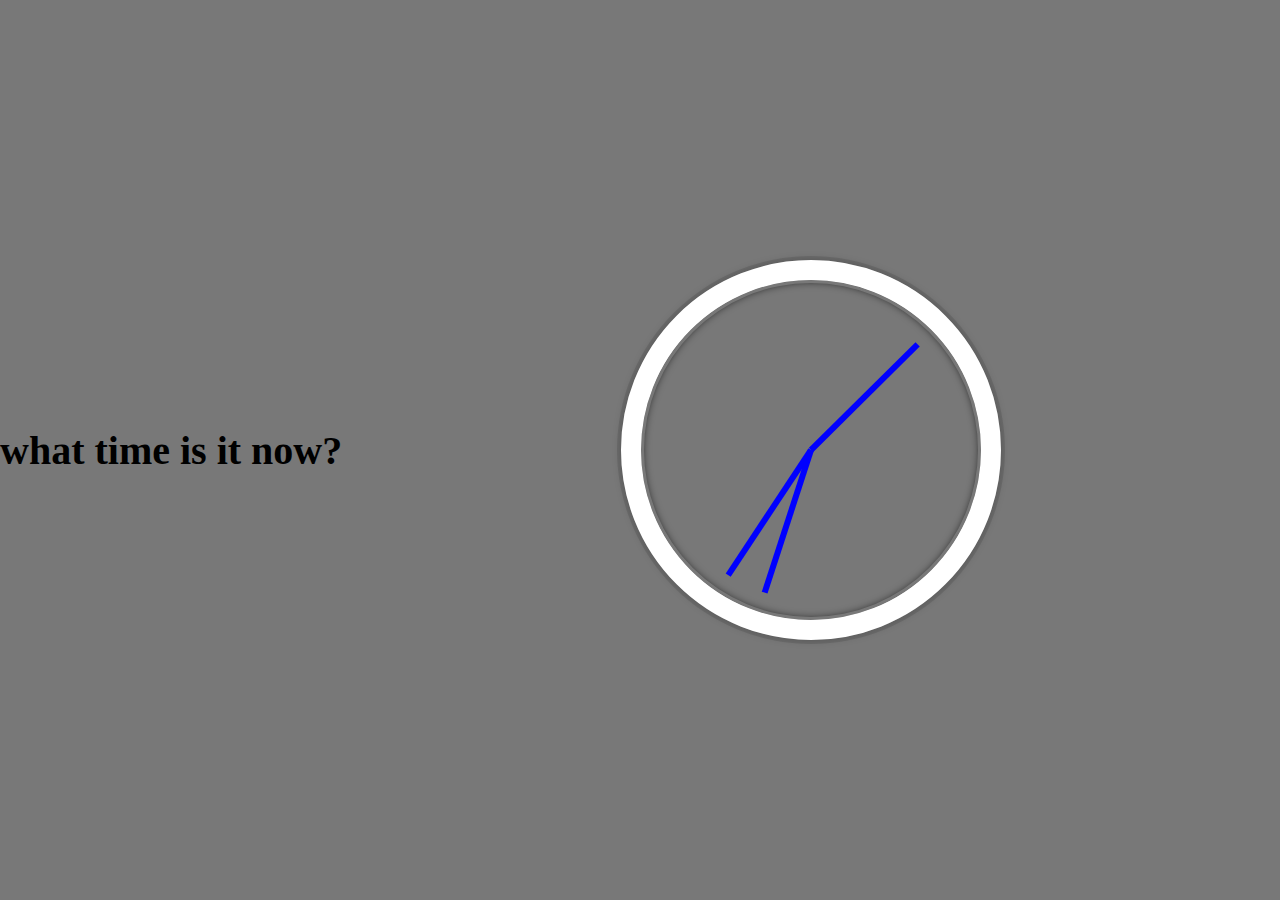
<file: clock/index.html>
<!DOCTYPE html>
<html lang="en" dir="ltr">
  <head>
    <meta charset="utf-8">
    <title>Clock</title>
      <link rel="stylesheet" href="main.css">
  </head>
  <body>
<h1>what time is it now?</h1>
    <div class="clock">
      <div class="clock-face">
        <div class="hand hour-hand"></div>
        <div class="hand min-hand"></div>
        <div class="hand second-hand"></div>
      </div>
    </div>

    <script src="script.js" charset="utf-8"></script>
  </body>
</html>
</file>
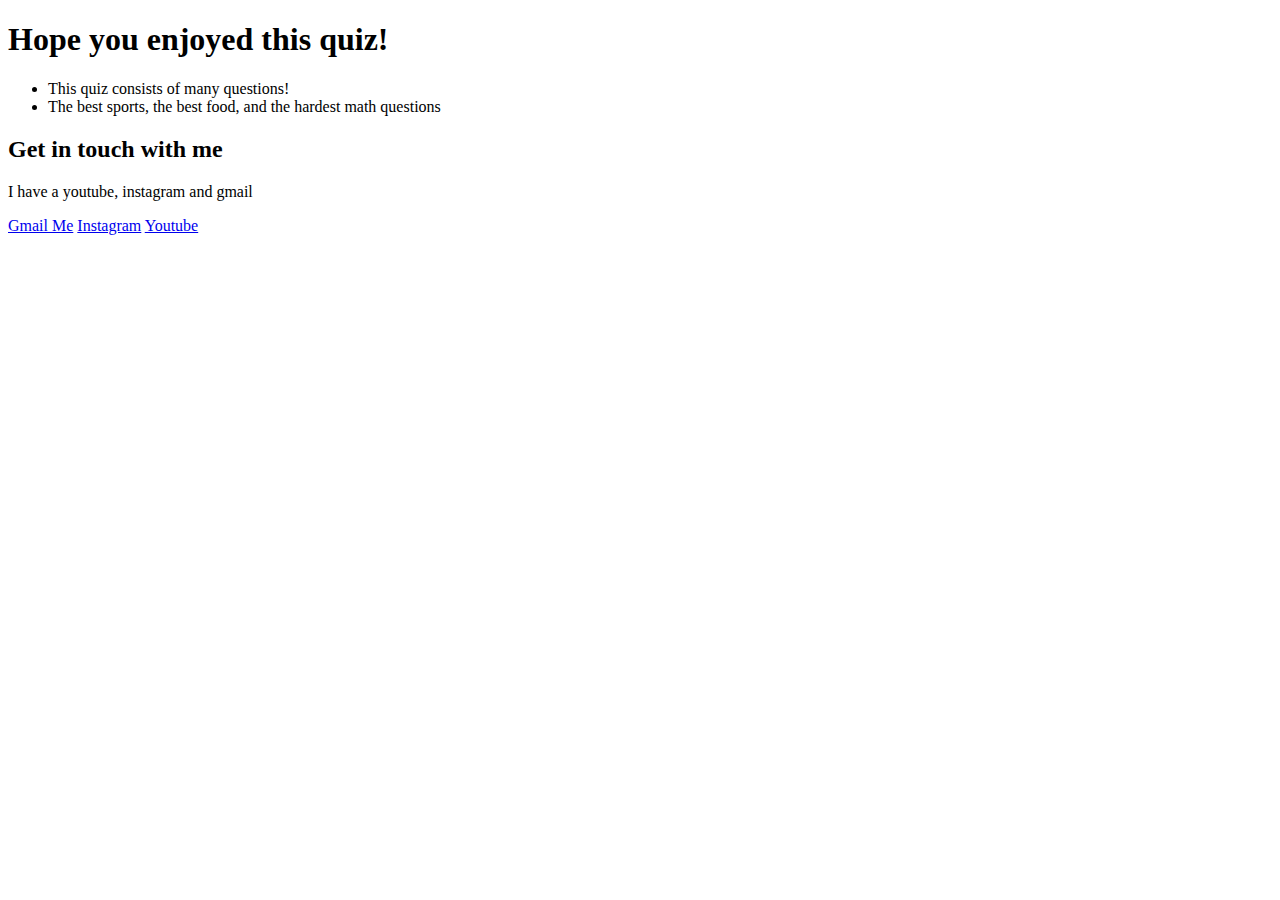
<file: rattatouille/index.html>
<!DOCTYPE html>
<html lang="en" dir="ltr">
  <head>
    <meta charset="utf-8">
    <title>Whats the best sport?</title>
<link rel="stylesheet" href="styles.css">
  </head>
  <body>

<h1>Hope you enjoyed this quiz!</h1>
<ul>
  <li>This quiz consists of many questions!</li>
  <li>The best sports, the best food, and the hardest math questions</li>
</ul>
</li>
<h2>Get in touch with me</h2>
<p>I have a youtube, instagram and gmail</p>
<a class="btn" href="mailto:reesenoelmiller@gmail.com">Gmail Me</a>
<a class="footer-link" href="https://www.instagram.com/rice.ball._reese/?hl=en">Instagram</a>
<a class="footer-link" href="https://www.youtube.com/channel/UCrQCfcNNHAwyMO4TJdBryfA">Youtube</a>

  </body>
  <script src="index.js" charset="utf-8"></script>
</html>
</file>
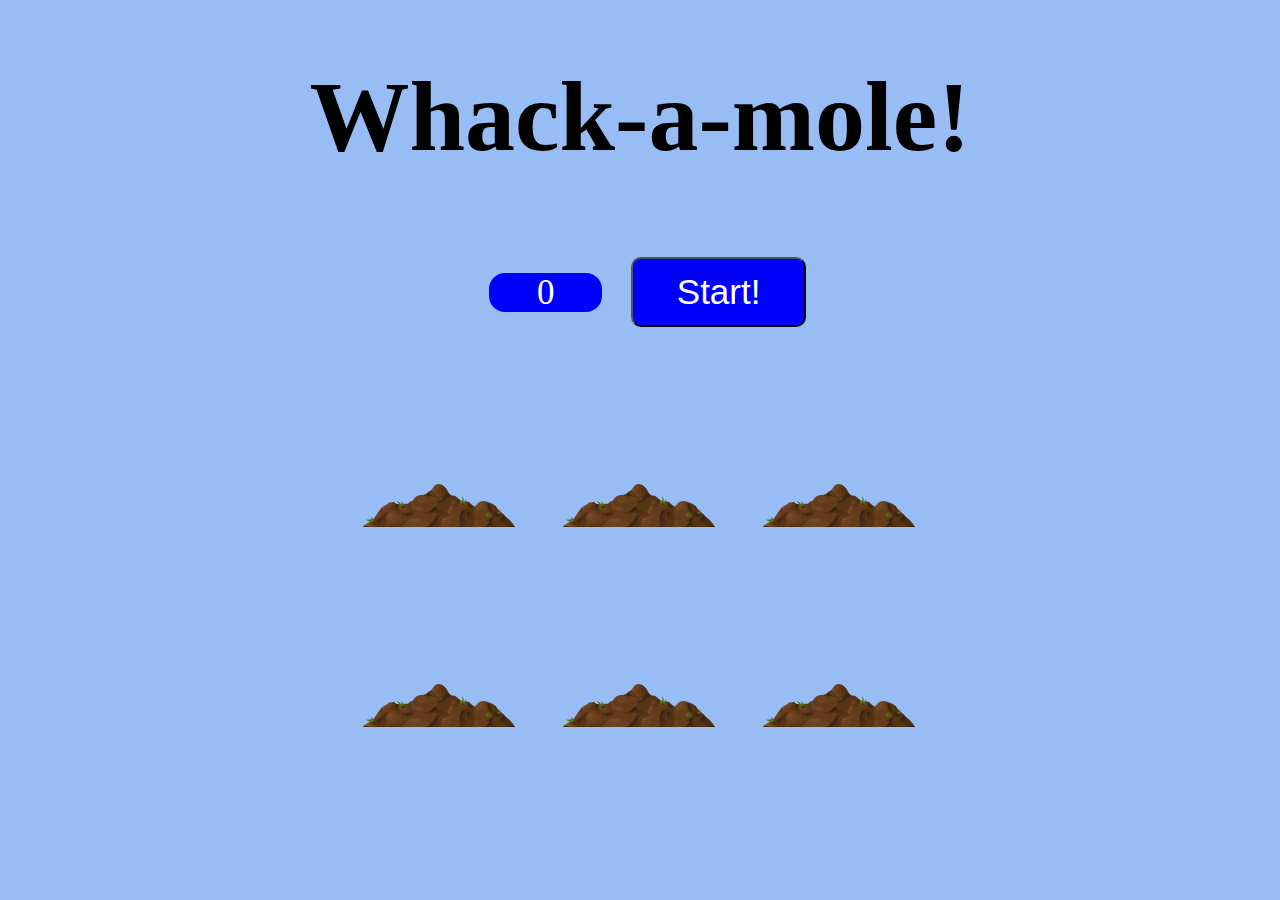
<file: wackymoley/index.html>
<!DOCTYPE html>
<html lang="en">

<head>
    <meta charset="UTF-8">
    <meta name="viewport" content="width=device-width, initial-scale=1.0">
    <meta http-equiv="X-UA-Compatible" content="ie=edge">
    <link rel="stylesheet" href="styles.css">
    <title>Whack a Mole!</title>
</head>

<body>
    <h1>Whack-a-mole!</h1><span class="score">0</span>
    <button onClick="startGame()">Start!</button>

    <div class="game">
        <div class="hole hole1">
            <div class="mole"></div>
        </div>

        <div class="hole hole2">
            <div class="mole"></div>
        </div>

        <div class="hole hole3">
            <div class="mole"></div>
        </div>

        <div class="hole hole4">
            <div class="mole"></div>
        </div>

        <div class="hole hole5">
            <div class="mole"></div>
        </div>

        <div class="hole hole6">
            <div class="mole"></div>
        </div>

    </div>
    <script src="script.js"></script>
</body>

</html>
</file>
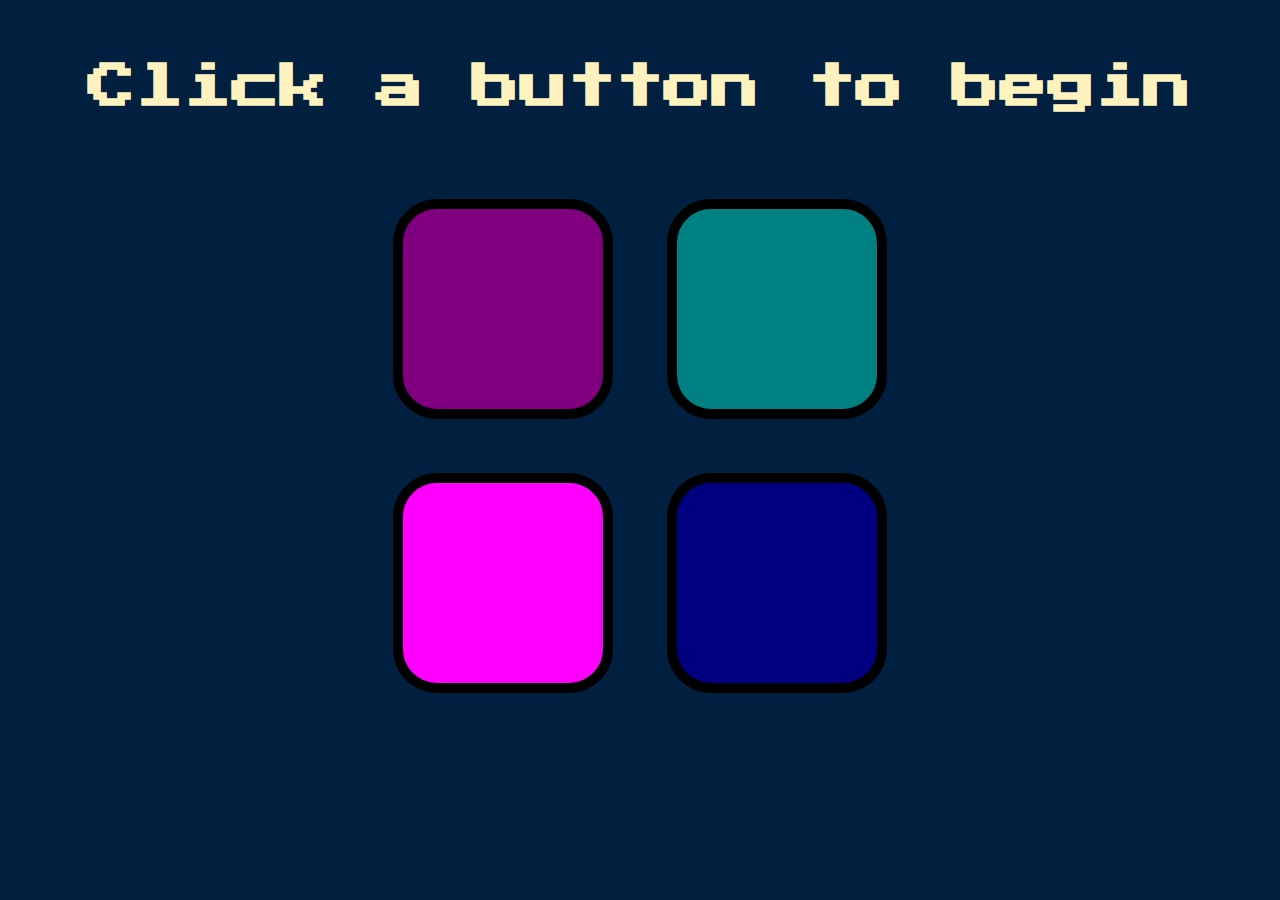
<file: PatternGameYUH/PatternGameFiles/index.html>
<!DOCTYPE html>
<html lang="en" dir="ltr">

<head>
  <meta charset="utf-8">
  <title>Patterns HARD </title>
  <link rel="stylesheet" href="styles.css">
  <link href="https://fonts.googleapis.com/css?family=Press+Start+2P" rel="stylesheet">
</head>

<body>
  <h1 id="level-title">Click a button to begin</h1>
  <div class="container">
    <div lass="row">

      <div type="button" id="purple" class="btn purple">

      </div>

      <div type="button" id="teal" class="btn teal">

      </div>
    </div>

    <div class="row">

      <div type="button" id="magenta" class="btn magenta">

      </div>
      <div type="button" id="navy" class="btn navy">

      </div>

    </div>

  </div>

</div>
<script src="https://ajax.googleapis.com/ajax/libs/jquery/3.6.1/jquery.min.js"></script>
<script src="game.js" charset="utf-8"></script>
</body>

</html>
</file>
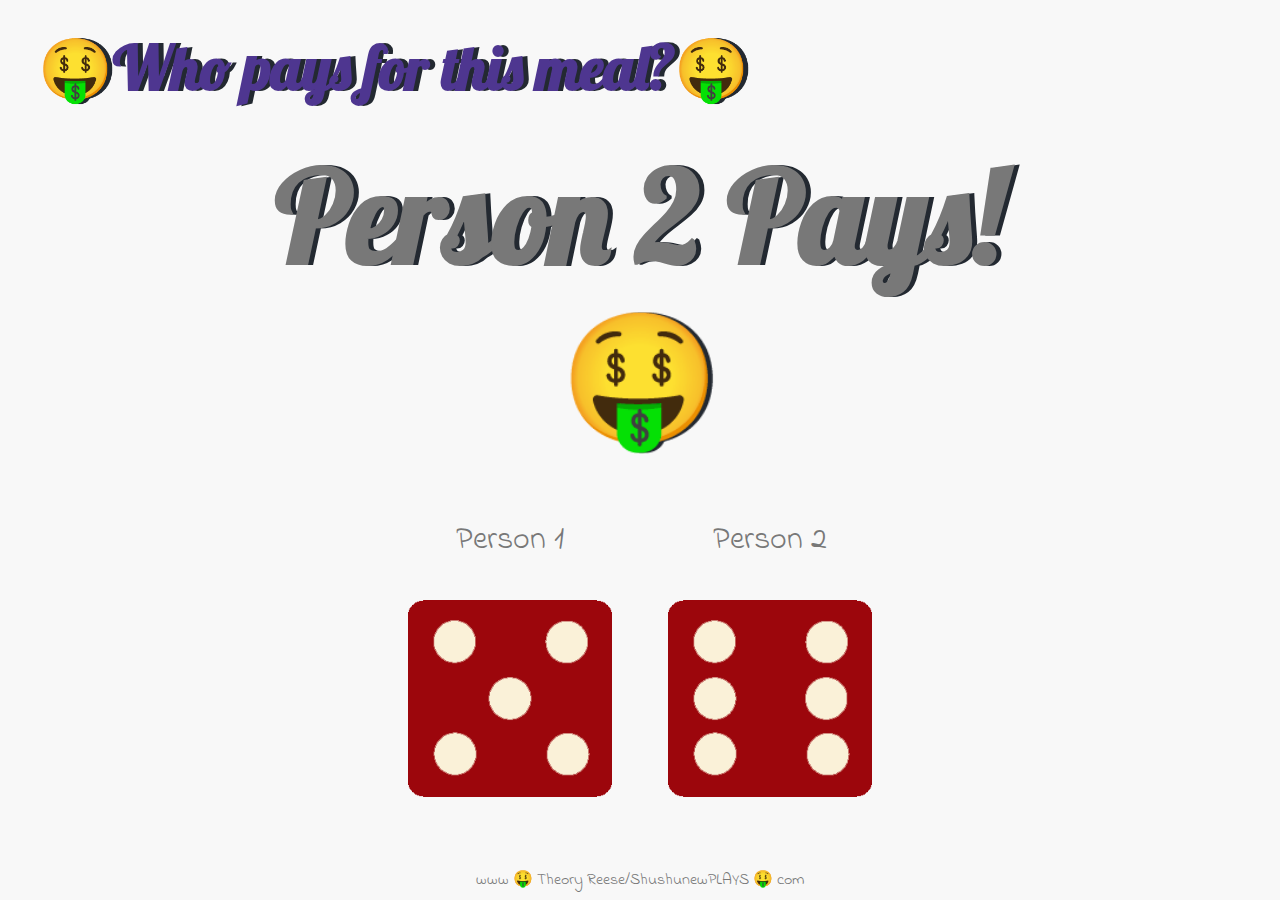
<file: Dicee Challenge - Completed/dicee.html>
<!DOCTYPE html>
<html lang="en" dir="ltr">
  <head>
    <meta charset="utf-8">
    <title>Who Pays?</title>
    <link rel="stylesheet" href="styles.css">
    <link href="https://fonts.googleapis.com/css?family=Indie+Flower|Lobster" rel="stylesheet">

  </head>
  <body>
<h3>🤑Who pays for this meal?🤑</h3>
    <div class="container">
      <h1>Again</h1>

      <div class="dice">
        <p>Person 1</p>
        <img class="img1" src="images/dice6.png">
      </div>

      <div class="dice">
        <p>Person 2</p>
        <img class="img2" src="images/dice6.png">
      </div>

    </div>

    <script src="index.js" charset="utf-8"></script>

      </body>

      <footer>
        www 🤑 Theory Reese/ShushunewPLAYS 🤑 com
      </footer>
    </html>
</file>
<file: clock/main.css>
html {
     background:#787878 url(http://unsplash.it/1500/1000?image=881&blur=50);
     background-size:cover;
     font-family:'helvetica neue';
     text-align: center;
     font-size: 10px;
   }

   body {
     margin: 0;
     font-size: 2rem;
     display:flex;
     flex:1;
     min-height: 100vh;
     align-items: center;
   }

   .clock {
     width: 30rem;
     height: 30rem;
     border:20px solid white;
     border-radius:50%;
     margin:50px auto;
     position: relative;
     padding:2rem;
     box-shadow:
       0 0 0 4px rgba(0,0,0,0.1),
       inset 0 0 0 3px #787878,
       inset 0 0 10px black,
       0 0 10px rgba(0,0,0,0.2);
   }

   .clock-face {
     position: relative;
     width: 100%;
     height: 100%;
     transform: translateY(-3px); /* account for the height of the clock hands */
   }

   .hand {
     width:50%;
     height:6px;
     background:blue;
     position: absolute;
     top:50%;
     transform-origin: 100%;
     transform: rotate(90deg);
     transition: all 0.05s;
     transition-timing-function: cubic-bezier(0.1, 2.7, 0.58, 1);
   }
</file>
<file: rattatouille/styles.css>
.h1{
  color: #7877878;

}
</file>
<file: wackymoley/styles.css>
html {
    font-size: 35px;
    background: #98BCF4;
}

body {
    padding: 0;
    margin: 0;
    text-align: center;
}

h1 {
    text-align: center;
    font-size: 100px;
    line-height: 1;
    margin-bottom: 0;
}

.score {
    background:blue;
    padding: 0 48px;
    line-height: 1;
    border-radius: 16px;
    color: #fff;
    margin-left: 15px;
}

.game {
    width: 600px;
    height: 400px;
    display:flex;
    flex-wrap:wrap;
    margin: 0 auto;

}

.hole{
    flex: 1 0 33.33%;
    overflow: hidden;
    position: relative;
}

.hole:after{
    display:block;
    background: url(dirt.png) bottom center no-repeat;
    background-size:contain;
    content: '';
    width: 100%;
    height: 90px;
    position: absolute;
    z-index: 2;
    bottom: -30px;
}

.mole {
    background: url('mole.png') bottom center no-repeat;
    background-size: 80%;
    position: absolute;
    top: 100%;
    width: 100%;
    height: 100%;
    transition: all 0.4s;
}

.hole.up .mole{
    top:0;
}

button{
    width:175px;
    font-size: 35px;
    height: 70px;
    color: #fff;
    background-color: blue;
    border-radius: 10px;
    margin-left: 20px;
    margin-top: 90px;
}

@media (min-width: 667px) and (max-width: 1024px){

    h1 {
        display: none;
    }
    .score {
    background:blue;
    padding: 0 12px;
    line-height: 1;
    border-radius: 16px;
    color: #fff;
    font-size: 40px;
    margin-left: 20px;
}

    .hole.up .mole{
        top:17px;
    }
}

@media (max-width: 667px){

    .game {
        width: 667px;
        height: 300px;
        display:flex;
        flex-wrap:wrap;
        margin: 0 auto;
    }

    .score{
        width:35px;
        font-size: 15px;
        height: 40px;
        color: #fff;
        background-color: blue;
        border-radius: 10px;
        margin-left: 10px;
        margin-top: 10px;
        padding: 5px;
        }

        button{
            margin: 10px 10px 10px 10px;
            height: 40px;
            width: 75px;
            font-size: 15px;
        }

    .hole:after{
        display:block;
        background: url(dirt.png) bottom center no-repeat;
        background-size:contain;
        content: '';
        max-width: 70%;
        height: 60px;
        position: absolute;
        z-index: 2;
        bottom: -30px;
    }

    .mole {
        background: url('mole.png') bottom center no-repeat;
        background-size: 60%;
        position: absolute;
        top: 100%;
        max-width: 70%;
        height: 70%;
        transition: all 0.4s;
    }

    .hole.up .mole{
        top:50px;
    }
}
</file>
<file: PatternGameYUH/PatternGameFiles/styles.css>
body {
  text-align: center;
  background-color: #011F3F;
}

#level-title {
  font-family: 'Press Start 2P', cursive;
  font-size: 3rem;
  margin:  5%;
  color: #FEF2BF;
}

.container {
  display: block;
  width: 50%;
  margin: auto;

}

.btn {
  margin: 25px;
  display: inline-block;
  height: 200px;
  width: 200px;
  border: 10px solid black;
  border-radius: 20%;
}

.game-over {
  background-color: red;
  opacity: 0.8;
}

.teal {
  background-color: teal;
}

.purple {
  background-color: purple;
}

.navy {
  background-color: navy;
}

.magenta {
  background-color: magenta;
}

.pressed {
  box-shadow: 0 0 20px white;
  background-color: grey;
}
</file>
<file: Dicee Challenge - Completed/styles.css>
.container {
  width: 70%;
  margin: auto;
  text-align: center;
}

.dice {
  text-align: center;
  display: inline-block;

}

body {
  background-color: #f8f8f8;
}

h3{
  margin: 30px;
  font-family: 'Lobster', cursive;
  text-shadow: 5px 0 #232931;
  font-size: 60px;
  color: #4E3690;
}

h1 {
  margin: 30px;
  font-family: 'Lobster', cursive;
  text-shadow: 5px 0 #232931;
  font-size: 8rem;
  color: #787878;
}

p {
  font-size: 2rem;
  color: #787878;
  font-family: 'Indie Flower', cursive;
}

img {
  width: 80%;
}

footer {
  margin-top: 5%;
  color: #787878;
  text-align: center;
  font-family: 'Indie Flower', cursive;

}
</file>
